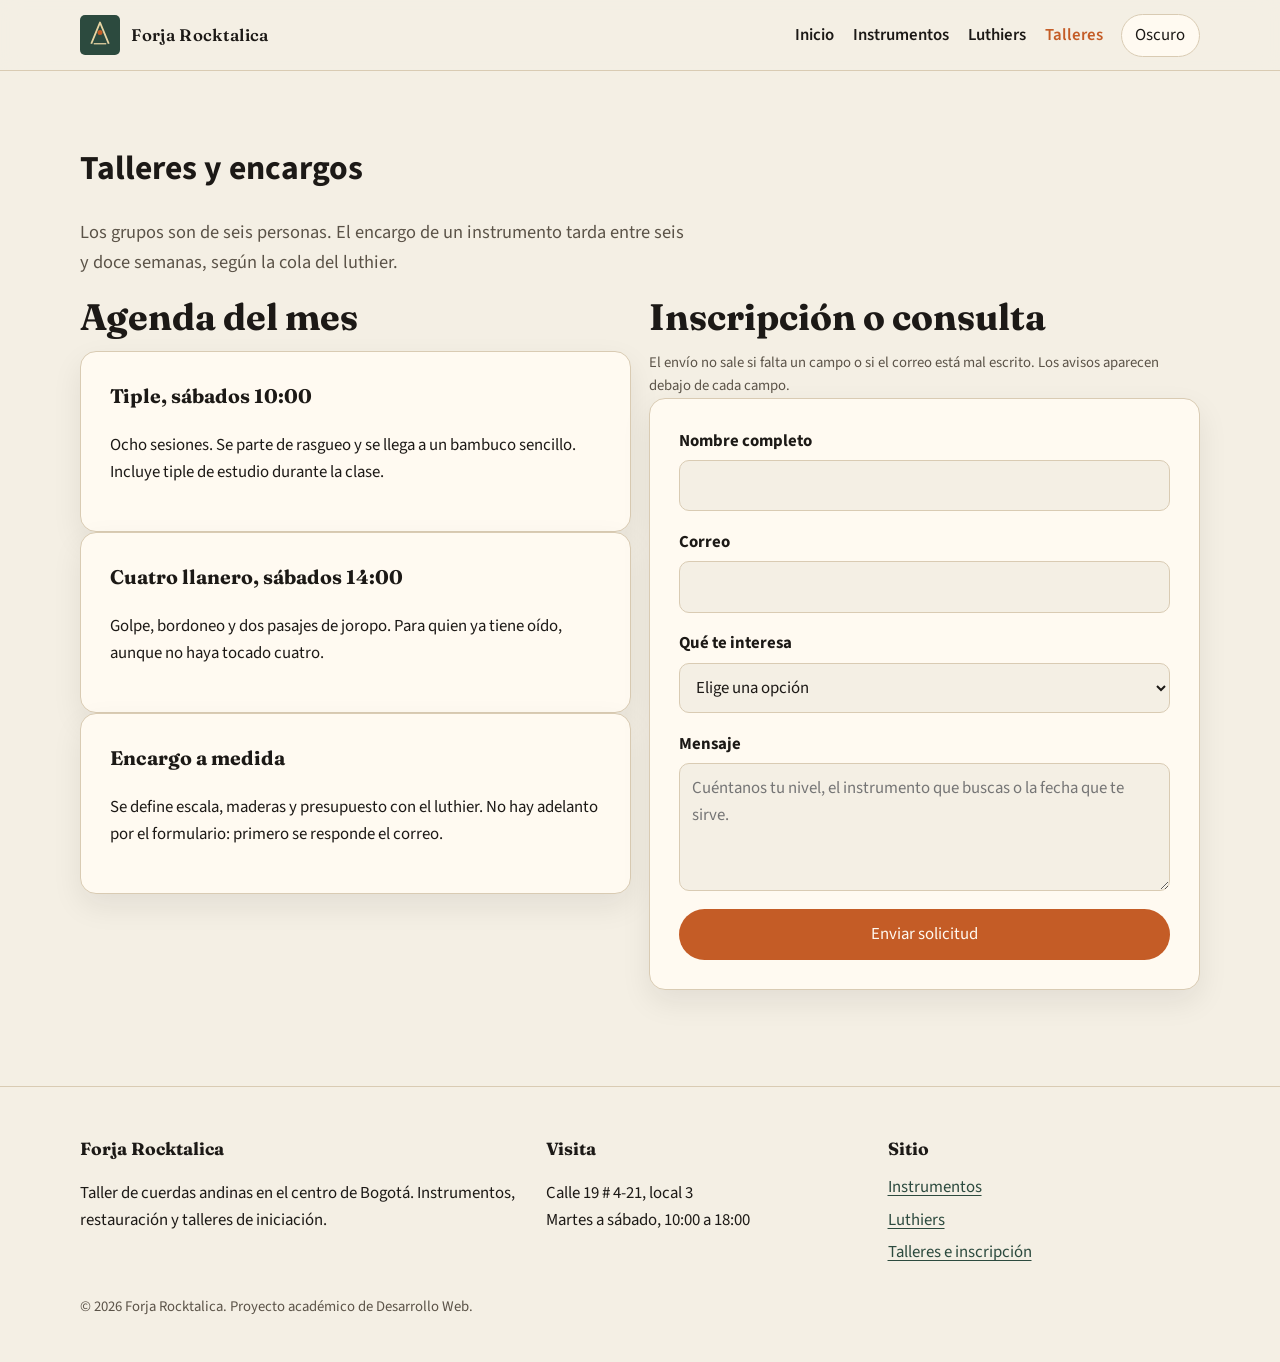
<file: talleres.html>
<!DOCTYPE html>
<html lang="es">
  <head>
    <meta charset="utf-8">
    <meta name="viewport" content="width=device-width, initial-scale=1">
    <title>Talleres — Forja Rocktalica</title>
    <meta name="description" content="Inscripción a talleres de tiple, bandola y cuatro, o solicitud de un instrumento a medida en Forja Rocktalica.">
    <link rel="icon" href="img/logo.svg" type="image/svg+xml">
    <link rel="preconnect" href="https://fonts.googleapis.com">
    <link rel="preconnect" href="https://fonts.gstatic.com" crossorigin>
    <link href="https://fonts.googleapis.com/css2?family=Fraunces:opsz,wght@9..144,600;9..144,700&family=Source+Sans+3:wght@400;600;700&display=swap" rel="stylesheet">
    <link rel="stylesheet" href="css/estilos.css">
  </head>
  <body>
    <a class="saltar" href="#contenido">Saltar al contenido</a>
    <header class="sitio-header">
      <div class="envoltura">
        <div class="barra">
          <a class="marca" href="index.html">
            <svg class="logo-svg" xmlns="http://www.w3.org/2000/svg" viewBox="0 0 64 64" width="40" height="40" aria-hidden="true" focusable="false">
              <rect width="64" height="64" rx="8" fill="#2c4a3e"></rect>
              <path d="M18 46 L32 12 L46 46" fill="none" stroke="#e8d5a3" stroke-width="3" stroke-linejoin="round"></path>
              <circle cx="32" cy="28" r="4" fill="#c45c26"></circle>
              <path d="M22 46h20" stroke="#e8d5a3" stroke-width="2"></path>
            </svg>
            Forja Rocktalica
          </a>
          <div class="acciones-header">
            <button type="button" class="menu-boton" data-menu-boton aria-expanded="false" aria-controls="menu-principal">Menú</button>
            <button type="button" class="tema-boton" data-tema-boton aria-label="Cambiar a modo oscuro">Oscuro</button>
          </div>
        </div>
        <nav class="sitio-nav" aria-label="Principal">
          <ul id="menu-principal" class="menu">
            <li><a href="index.html">Inicio</a></li>
            <li><a href="catalogo.html">Instrumentos</a></li>
            <li><a href="artesanos.html">Luthiers</a></li>
            <li><a href="talleres.html" aria-current="page">Talleres</a></li>
          </ul>
        </nav>
      </div>
    </header>
    <main id="contenido" class="envoltura seccion">
      <h1>Talleres y encargos</h1>
      <p class="ladillo">Los grupos son de seis personas. El encargo de un instrumento tarda entre seis y doce semanas, según la cola del luthier.</p>
      <div class="banda-talleres">
        <section aria-labelledby="titulo-agenda">
          <h2 id="titulo-agenda">Agenda del mes</h2>
          <article class="bloque">
            <h3>Tiple, sábados 10:00</h3>
            <p>Ocho sesiones. Se parte de rasgueo y se llega a un bambuco sencillo. Incluye tiple de estudio durante la clase.</p>
          </article>
          <article class="bloque">
            <h3>Cuatro llanero, sábados 14:00</h3>
            <p>Golpe, bordoneo y dos pasajes de joropo. Para quien ya tiene oído, aunque no haya tocado cuatro.</p>
          </article>
          <article class="bloque">
            <h3>Encargo a medida</h3>
            <p>Se define escala, maderas y presupuesto con el luthier. No hay adelanto por el formulario: primero se responde el correo.</p>
          </article>
        </section>
        <section id="formulario" aria-labelledby="titulo-formulario">
          <h2 id="titulo-formulario">Inscripción o consulta</h2>
          <p class="ayuda">El envío no sale si falta un campo o si el correo está mal escrito. Los avisos aparecen debajo de cada campo.</p>
          <form id="form-taller" class="formulario" method="post" novalidate>
            <div class="campo">
              <label for="nombre">Nombre completo</label>
              <input id="nombre" name="nombre" type="text" autocomplete="name" required minlength="3" aria-describedby="error-nombre">
              <p id="error-nombre" class="campo-error" hidden></p>
            </div>
            <div class="campo">
              <label for="correo">Correo</label>
              <input id="correo" name="correo" type="email" autocomplete="email" required aria-describedby="error-correo">
              <p id="error-correo" class="campo-error" hidden></p>
            </div>
            <div class="campo">
              <label for="interes">Qué te interesa</label>
              <select id="interes" name="interes" required aria-describedby="error-interes">
                <option value="">Elige una opción</option>
                <option value="tiple">Taller de tiple</option>
                <option value="cuatro">Taller de cuatro</option>
                <option value="encargo">Encargo de instrumento</option>
                <option value="restauracion">Restauración</option>
              </select>
              <p id="error-interes" class="campo-error" hidden></p>
            </div>
            <div class="campo">
              <label for="mensaje">Mensaje</label>
              <textarea id="mensaje" name="mensaje" required minlength="20" aria-describedby="error-mensaje" placeholder="Cuéntanos tu nivel, el instrumento que buscas o la fecha que te sirve."></textarea>
              <p id="error-mensaje" class="campo-error" hidden></p>
            </div>
            <button class="boton boton-principal" type="submit">Enviar solicitud</button>
          </form>
          <p id="form-exito" class="form-exito" hidden tabindex="-1">Recibimos tus datos en esta página. En un proyecto con servidor, aquí saldría el correo al taller. Por ahora el formulario queda listo para conectar Formspree o la API de la Entrega 2.</p>
        </section>
      </div>
    </main>
    <footer class="sitio-footer">
      <div class="envoltura pie">
        <section>
          <h2>Forja Rocktalica</h2>
          <p>Taller de cuerdas andinas en el centro de Bogotá. Instrumentos, restauración y talleres de iniciación.</p>
        </section>
        <section>
          <h2>Visita</h2>
          <p>Calle 19 # 4-21, local 3<br>Martes a sábado, 10:00 a 18:00</p>
        </section>
        <section>
          <h2>Sitio</h2>
          <ul>
            <li><a href="catalogo.html">Instrumentos</a></li>
            <li><a href="artesanos.html">Luthiers</a></li>
            <li><a href="talleres.html">Talleres e inscripción</a></li>
          </ul>
        </section>
      </div>
      <p class="envoltura nota-legal">© <span id="anio-actual"></span> Forja Rocktalica. Proyecto académico de Desarrollo Web.</p>
    </footer>
    <script src="js/principal.js"></script>
    <script src="js/formulario.js"></script>
  </body>
</html>
</file>
<file: css/estilos.css>
:root {
  --color-fondo: #f4efe4;
  --color-superficie: #fffaf1;
  --color-tinta: #1c1916;
  --color-tinta-suave: #5b5348;
  --color-bosque: #2c4a3e;
  --color-bosque-oscuro: #1d332b;
  --color-terracota: #c45c26;
  --color-terracota-oscura: #9a4318;
  --color-oro: #c4a35a;
  --color-linea: #d9cbb3;
  --color-error: #9b2c2c;
  --color-exito: #276749;
  --sombra: 0 12px 30px rgba(28, 25, 22, 0.08);
  --radio: 16px;
  --fuente-display: "Fraunces", Georgia, serif;
  --fuente-texto: "Source Sans 3", "Segoe UI", sans-serif;
  --ancho: 1120px;
  --espacio-1: 0.35rem;
  --espacio-2: 0.7rem;
  --espacio-3: 1.1rem;
  --espacio-4: 1.8rem;
  --espacio-5: 3rem;
  --espacio-6: 5rem;
}

[data-tema="oscuro"] {
  --color-fondo: #14110f;
  --color-superficie: #1e1a17;
  --color-tinta: #f4efe4;
  --color-tinta-suave: #cbbda8;
  --color-bosque: #7ea894;
  --color-bosque-oscuro: #c4a35a;
  --color-linea: #3a332c;
  --color-error: #feb2b2;
  --color-exito: #9ae6b4;
  --sombra: 0 12px 30px rgba(0, 0, 0, 0.35);
}

*,
*::before,
*::after {
  box-sizing: border-box;
}

html {
  scroll-behavior: smooth;
}

body {
  margin: 0;
  font-family: var(--fuente-texto);
  font-size: 1.05rem;
  line-height: 1.6;
  color: var(--color-tinta);
  background: var(--color-fondo);
}

img {
  max-width: 100%;
  height: auto;
  display: block;
}

a {
  color: var(--color-bosque);
  text-decoration-thickness: 1px;
  text-underline-offset: 0.2em;
}

a:hover {
  color: var(--color-terracota);
}

:focus-visible {
  outline: 3px solid var(--color-terracota);
  outline-offset: 3px;
}

.saltar {
  position: absolute;
  left: -999px;
  top: 0;
  background: var(--color-superficie);
  color: var(--color-tinta);
  padding: var(--espacio-2) var(--espacio-3);
  z-index: 20;
}

.saltar:focus {
  left: var(--espacio-2);
  top: var(--espacio-2);
}

.envoltura {
  width: min(100% - 2rem, var(--ancho));
  margin-inline: auto;
}

.sitio-header {
  position: sticky;
  top: 0;
  z-index: 10;
  background: color-mix(in srgb, var(--color-fondo) 92%, transparent);
  backdrop-filter: blur(10px);
  border-bottom: 1px solid var(--color-linea);
}

.barra {
  display: flex;
  align-items: center;
  justify-content: space-between;
  gap: var(--espacio-3);
  min-height: 4.4rem;
}

.marca {
  display: flex;
  align-items: center;
  gap: 0.7rem;
  color: var(--color-tinta);
  text-decoration: none;
  font-family: var(--fuente-display);
  font-weight: 600;
  letter-spacing: 0.02em;
}

.logo-svg {
  width: 40px;
  height: 40px;
  flex-shrink: 0;
}

.menu-boton,
.tema-boton {
  font: inherit;
  border: 1px solid var(--color-linea);
  background: var(--color-superficie);
  color: var(--color-tinta);
  border-radius: 999px;
  padding: 0.45rem 0.85rem;
  cursor: pointer;
  white-space: nowrap;
  transition: background 0.2s ease, transform 0.2s ease;
}

.menu-boton {
  display: inline-flex;
}

.tema-boton:hover,
.menu-boton:hover {
  transform: translateY(-1px);
}

.acciones-header {
  display: flex;
  align-items: center;
  gap: var(--espacio-2);
}

.menu {
  display: none;
  list-style: none;
  margin: 0;
  padding: 0 0 var(--espacio-3);
  flex-direction: column;
  gap: 0.4rem;
}

.menu.esta-abierto {
  display: flex;
}

.menu a {
  display: block;
  padding: 0.45rem 0;
  color: var(--color-tinta);
  text-decoration: none;
  font-weight: 600;
}

.menu a[aria-current="page"] {
  color: var(--color-terracota);
}

@media (min-width: 720px) {
  .menu-boton {
    display: none;
  }

  .sitio-header .envoltura {
    display: grid;
    grid-template-columns: auto 1fr auto;
    align-items: center;
    min-height: 4.4rem;
    gap: var(--espacio-3);
  }

  .barra {
    display: contents;
  }

  .marca {
    order: 1;
  }

  .sitio-nav {
    order: 2;
    justify-self: end;
  }

  .acciones-header {
    order: 3;
  }

  .menu {
    display: flex;
    flex-direction: row;
    align-items: center;
    padding: 0;
    gap: 1.2rem;
  }
}

.hero {
  display: grid;
  gap: var(--espacio-4);
  padding: var(--espacio-5) 0;
  align-items: center;
}

.hero h1 {
  font-family: var(--fuente-display);
  font-size: clamp(2.1rem, 5vw, 4rem);
  line-height: 1.1;
  margin: 0 0 var(--espacio-3);
}

.ladillo {
  color: var(--color-tinta-suave);
  font-size: 1.15rem;
  max-width: 38rem;
}

.hero img {
  width: 100%;
  border-radius: var(--radio);
  box-shadow: var(--sombra);
  aspect-ratio: 4 / 3;
  object-fit: cover;
}

@media (min-width: 720px) {
  .hero {
    grid-template-columns: 1.1fr 0.9fr;
    padding: var(--espacio-6) 0;
  }
}

.botonera {
  display: flex;
  flex-wrap: wrap;
  gap: var(--espacio-2);
  margin-top: var(--espacio-4);
}

.boton {
  display: inline-flex;
  align-items: center;
  justify-content: center;
  padding: 0.7rem 1.15rem;
  border-radius: 999px;
  text-decoration: none;
  font-weight: 700;
  border: 1px solid transparent;
  font: inherit;
  cursor: pointer;
  transition: transform 0.2s ease, background 0.2s ease;
}

.boton:hover {
  transform: translateY(-2px);
}

.boton-principal {
  background: var(--color-terracota);
  color: #fffaf1;
}

.boton-principal:hover {
  background: var(--color-terracota-oscura);
  color: #fffaf1;
}

.boton-suave {
  background: transparent;
  color: var(--color-tinta);
  border-color: var(--color-linea);
}

.seccion {
  padding: var(--espacio-5) 0;
}

.seccion h2,
.ficha-cuerpo h2,
.tarjeta h3 {
  font-family: var(--fuente-display);
  line-height: 1.2;
}

.seccion h2 {
  font-size: clamp(1.7rem, 3vw, 2.3rem);
  margin: 0 0 var(--espacio-2);
}

.intro-seccion {
  max-width: 40rem;
  color: var(--color-tinta-suave);
  margin-bottom: var(--espacio-4);
}

.rejilla-propuesta {
  display: grid;
  gap: var(--espacio-3);
}

@media (min-width: 720px) {
  .rejilla-propuesta {
    grid-template-columns: repeat(3, 1fr);
  }
}

.bloque {
  background: var(--color-superficie);
  border: 1px solid var(--color-linea);
  border-radius: var(--radio);
  padding: var(--espacio-4);
  box-shadow: var(--sombra);
}

.bloque h3 {
  font-family: var(--fuente-display);
  margin-top: 0;
}

.catalogo-grilla {
  display: grid;
  grid-template-columns: 1fr;
  gap: var(--espacio-3);
}

@media (min-width: 640px) {
  .catalogo-grilla {
    grid-template-columns: repeat(2, 1fr);
  }
}

@media (min-width: 1024px) {
  .catalogo-grilla {
    grid-template-columns: repeat(3, 1fr);
  }
}

.tarjeta {
  display: flex;
  flex-direction: column;
  background: var(--color-superficie);
  border: 1px solid var(--color-linea);
  border-radius: var(--radio);
  overflow: hidden;
  box-shadow: var(--sombra);
  transition: transform 0.25s ease, box-shadow 0.25s ease;
}

.tarjeta:hover {
  transform: translateY(-4px);
}

.tarjeta-figura {
  margin: 0;
}

.tarjeta-figura img {
  width: 100%;
  aspect-ratio: 5 / 3.5;
  object-fit: cover;
}

.tarjeta-cuerpo {
  display: flex;
  flex-direction: column;
  gap: 0.45rem;
  padding: var(--espacio-3);
  flex: 1;
}

.tarjeta-cuerpo h3 {
  margin: 0;
  font-size: 1.25rem;
}

.tarjeta-cuerpo p {
  margin: 0;
}

.etiqueta {
  text-transform: uppercase;
  letter-spacing: 0.08em;
  font-size: 0.75rem;
  font-weight: 700;
  color: var(--color-terracota);
  margin: 0;
}

.tarjeta-meta {
  color: var(--color-tinta-suave);
  font-size: 0.95rem;
}

.tarjeta-pie {
  display: flex;
  justify-content: space-between;
  align-items: center;
  gap: var(--espacio-2);
  margin-top: auto;
  padding-top: var(--espacio-2);
}

.precio {
  font-weight: 700;
  margin: 0;
}

.enlace-secundario {
  font-weight: 700;
  text-decoration: none;
}

.filtros {
  display: flex;
  flex-wrap: wrap;
  gap: 0.5rem;
  margin-bottom: var(--espacio-4);
}

.filtro {
  font: inherit;
  border: 1px solid var(--color-linea);
  background: var(--color-superficie);
  color: var(--color-tinta);
  border-radius: 999px;
  padding: 0.4rem 0.9rem;
  cursor: pointer;
  transition: background 0.2s ease, color 0.2s ease;
}

.filtro.es-activo,
.filtro[aria-pressed="true"] {
  background: var(--color-bosque-oscuro);
  color: #fffaf1;
  border-color: var(--color-bosque-oscuro);
}

.aviso {
  background: var(--color-superficie);
  border: 1px dashed var(--color-linea);
  padding: var(--espacio-3);
  border-radius: var(--radio);
}

.lista-artesanos {
  display: grid;
  gap: var(--espacio-4);
}

.ficha-artesano {
  display: grid;
  gap: var(--espacio-3);
  background: var(--color-superficie);
  border: 1px solid var(--color-linea);
  border-radius: var(--radio);
  overflow: hidden;
  box-shadow: var(--sombra);
}

.ficha-artesano img {
  width: 100%;
  aspect-ratio: 1;
  object-fit: cover;
}

.ficha-cuerpo {
  padding: 0 var(--espacio-4) var(--espacio-4);
}

@media (min-width: 800px) {
  .ficha-artesano {
    grid-template-columns: 280px 1fr;
    align-items: stretch;
  }

  .ficha-artesano img {
    height: 100%;
    aspect-ratio: auto;
  }

  .ficha-cuerpo {
    padding: var(--espacio-4);
  }
}

.lista-obras {
  margin: var(--espacio-3) 0 0;
  padding-left: 1.1rem;
}

.formulario {
  display: grid;
  gap: var(--espacio-3);
  background: var(--color-superficie);
  border: 1px solid var(--color-linea);
  border-radius: var(--radio);
  padding: var(--espacio-4);
  box-shadow: var(--sombra);
}

.campo {
  display: flex;
  flex-direction: column;
  gap: 0.35rem;
}

.campo label {
  font-weight: 700;
}

.campo input,
.campo select,
.campo textarea {
  font: inherit;
  color: var(--color-tinta);
  background: var(--color-fondo);
  border: 1px solid var(--color-linea);
  border-radius: 10px;
  padding: 0.7rem 0.8rem;
}

.campo textarea {
  min-height: 8rem;
  resize: vertical;
}

.campo-error {
  color: var(--color-error);
  font-size: 0.92rem;
  margin: 0;
}

.campo [aria-invalid="true"] {
  border-color: var(--color-error);
}

.form-exito {
  margin-top: var(--espacio-3);
  padding: var(--espacio-3);
  border-radius: var(--radio);
  background: color-mix(in srgb, var(--color-exito) 15%, var(--color-superficie));
  color: var(--color-exito);
}

.ayuda {
  color: var(--color-tinta-suave);
  font-size: 0.92rem;
  margin: 0;
}

.sitio-footer {
  border-top: 1px solid var(--color-linea);
  padding: var(--espacio-5) 0 var(--espacio-4);
  margin-top: var(--espacio-5);
}

.pie {
  display: grid;
  gap: var(--espacio-4);
}

@media (min-width: 720px) {
  .pie {
    grid-template-columns: 1.4fr 1fr 1fr;
  }
}

.sitio-footer h2 {
  font-family: var(--fuente-display);
  font-size: 1.1rem;
  margin: 0 0 var(--espacio-2);
}

.sitio-footer ul {
  list-style: none;
  margin: 0;
  padding: 0;
}

.sitio-footer li + li {
  margin-top: 0.35rem;
}

.nota-legal {
  margin-top: var(--espacio-4);
  color: var(--color-tinta-suave);
  font-size: 0.92rem;
}

.banda-talleres {
  display: grid;
  gap: var(--espacio-3);
}

@media (min-width: 800px) {
  .banda-talleres {
    grid-template-columns: 1fr 1fr;
    align-items: start;
  }
}
</file>
